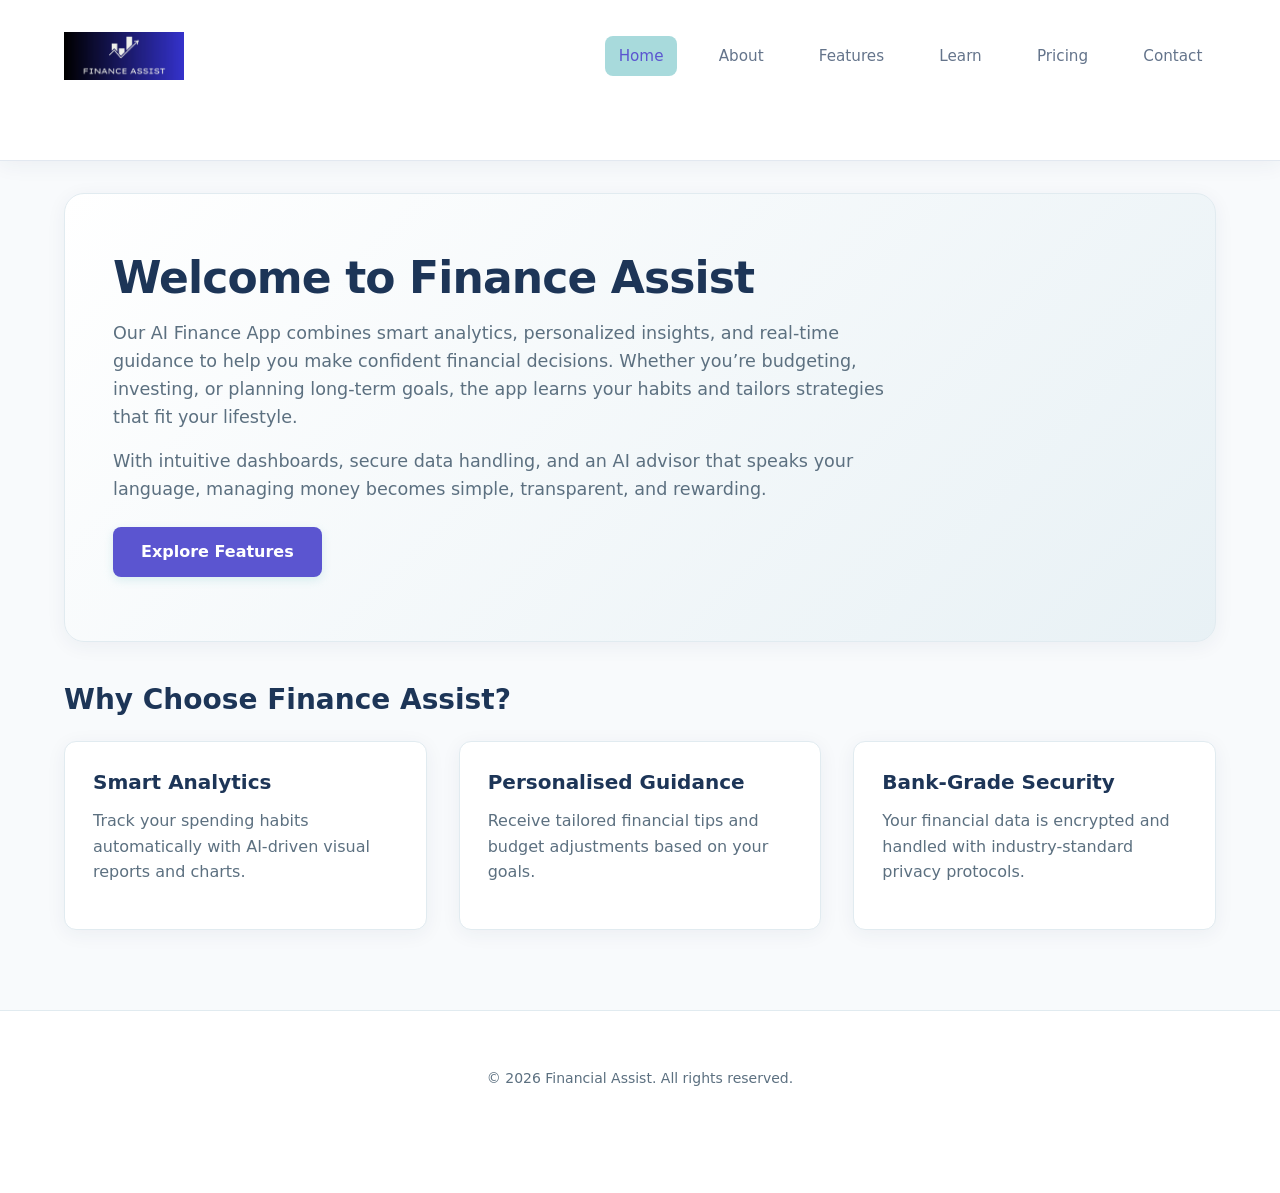
<file: index.html>
<!DOCTYPE html>
<html lang="en">
<head>
    <meta charset="UTF-8">
    <meta name="viewport" content="width=device-width, initial-scale=1.0">
    <title>Financial Assist - Home</title>    
    <link rel="stylesheet" href="css/style.css">
</head>
<body>

    <header>
        <div class="header-container container">
            <a href="index.html" class="logo-link">
                <img src="images/brand/Logo%20Hero%20Shot.png" alt="Finance Assist Logo" class="brand-logo">
            </a>
            <nav>
                <ul>
                    <li><a href="index.html" class="active">Home</a></li>
                    <li><a href="about.html">About</a></li>
                    <li><a href="features.html">Features</a></li>
                    <li><a href="learn.html">Learn</a></li>
                    <li><a href="pricing.html">Pricing</a></li>
                    <li><a href="contact.html">Contact</a></li>
                </ul>
            </nav>
        </div>
    </header>

    <main class="container">
        <!-- Hero Section -->
        <section class="hero">
            <h1>Welcome to Finance Assist</h1>
            <p>
                Our AI Finance App combines smart analytics, personalized insights, and real-time
                guidance to help you make confident financial decisions. Whether you’re budgeting,
                investing, or planning long-term goals, the app learns your habits and tailors strategies
                that fit your lifestyle.
            </p>
            <p>
                With intuitive dashboards, secure data handling, and an AI advisor that speaks your language,
                managing money becomes simple, transparent, and rewarding.
            </p>
            <a href="features.html" class="btn-primary">Explore Features</a>
        </section>

        <section class="features-preview">
            <h2>Why Choose Finance Assist?</h2>
            <div class="grid-container grid-3-col">
                <div class="card">
                    <h3>Smart Analytics</h3>
                    <p>Track your spending habits automatically with AI-driven visual reports and charts.</p>
                </div>
                <div class="card">
                    <h3>Personalised Guidance</h3>
                    <p>Receive tailored financial tips and budget adjustments based on your goals.</p>
                </div>
                <div class="card">
                    <h3>Bank-Grade Security</h3>
                    <p>Your financial data is encrypted and handled with industry-standard privacy protocols.</p>
                </div>
            </div>
        </section>
    </main>

    <footer>
        <div class="container">
            <p>&copy; 2026 Financial Assist. All rights reserved.</p>
        </div>
    </footer>
    <script src="interact.js"></script>
</body>
</html>
</file>
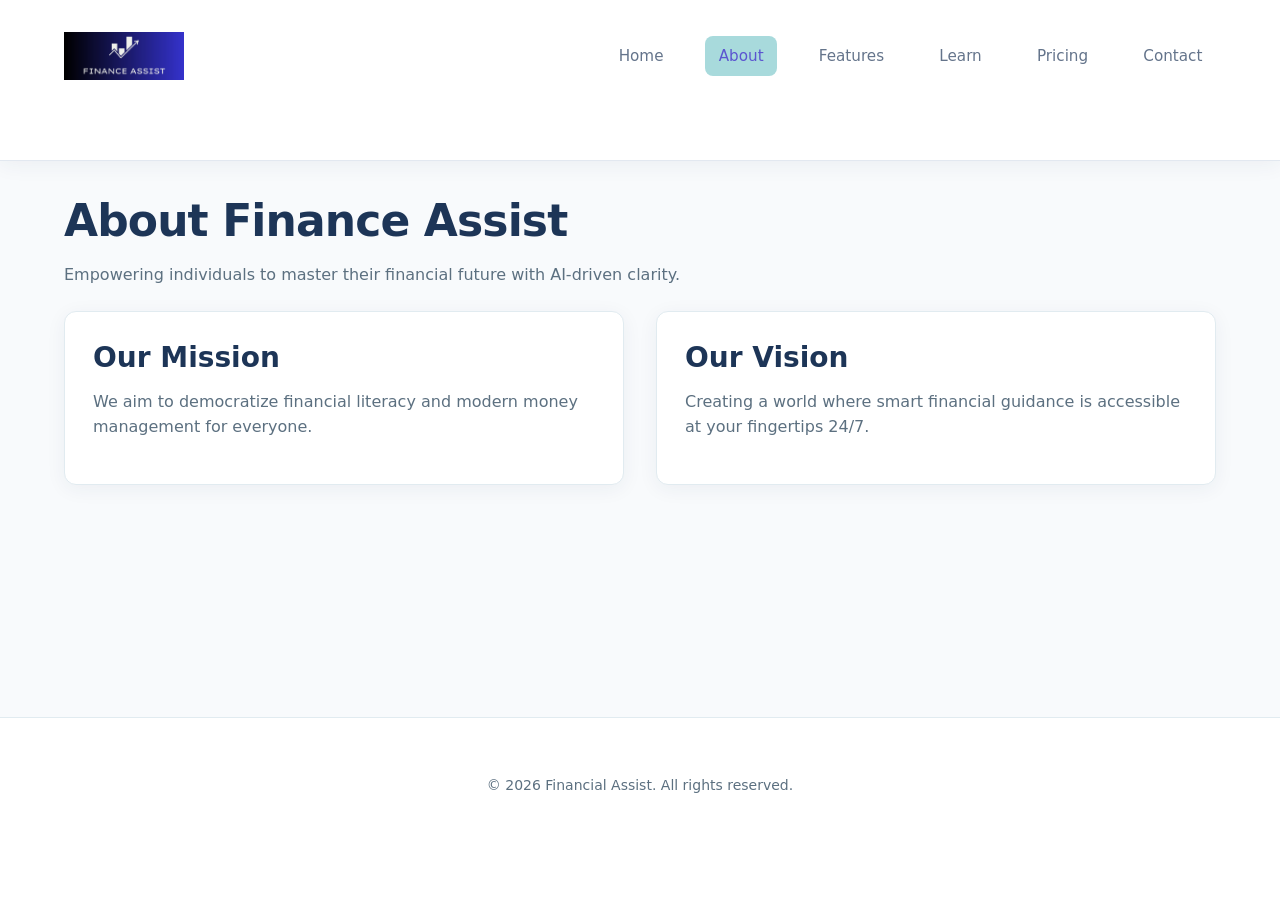
<file: about.html>
<!DOCTYPE html>
<html lang="en">
<head>
    <meta charset="UTF-8">
    <meta name="viewport" content="width=device-width, initial-scale=1.0">
    <title>Financial Assist - About Us</title>    
    <link rel="stylesheet" href="css/style.css">
</head>
<body>

    <header>
        <div class="header-container container">
            <a href="index.html" class="logo-link">
                <img src="images/brand/Logo%20Hero%20Shot.png" alt="Finance Assist Logo" class="brand-logo">
            </a>
            <nav>
                <ul>
                    <li><a href="index.html">Home</a></li>
                    <li><a href="about.html" class="active">About</a></li>
                    <li><a href="features.html">Features</a></li>
                    <li><a href="learn.html">Learn</a></li>
                    <li><a href="pricing.html">Pricing</a></li>
                    <li><a href="contact.html">Contact</a></li>
                </ul>
            </nav>
        </div>
    </header>

    <main class="container">
        <section class="page-header">
            <h1>About Finance Assist</h1>
            <p>Empowering individuals to master their financial future with AI-driven clarity.</p>
        </section>

        <section class="grid-container grid-2-col">
            <div class="card">
                <h2>Our Mission</h2>
                <p>We aim to democratize financial literacy and modern money management for everyone.</p>
            </div>
            <div class="card">
                <h2>Our Vision</h2>
                <p>Creating a world where smart financial guidance is accessible at your fingertips 24/7.</p>
            </div>
        </section>
    </main>

    <footer>
        <div class="container">
            <p>&copy; 2026 Financial Assist. All rights reserved.</p>
        </div>
    </footer>
    <script src="interact.js"></script>
</body>
</html>
</file>
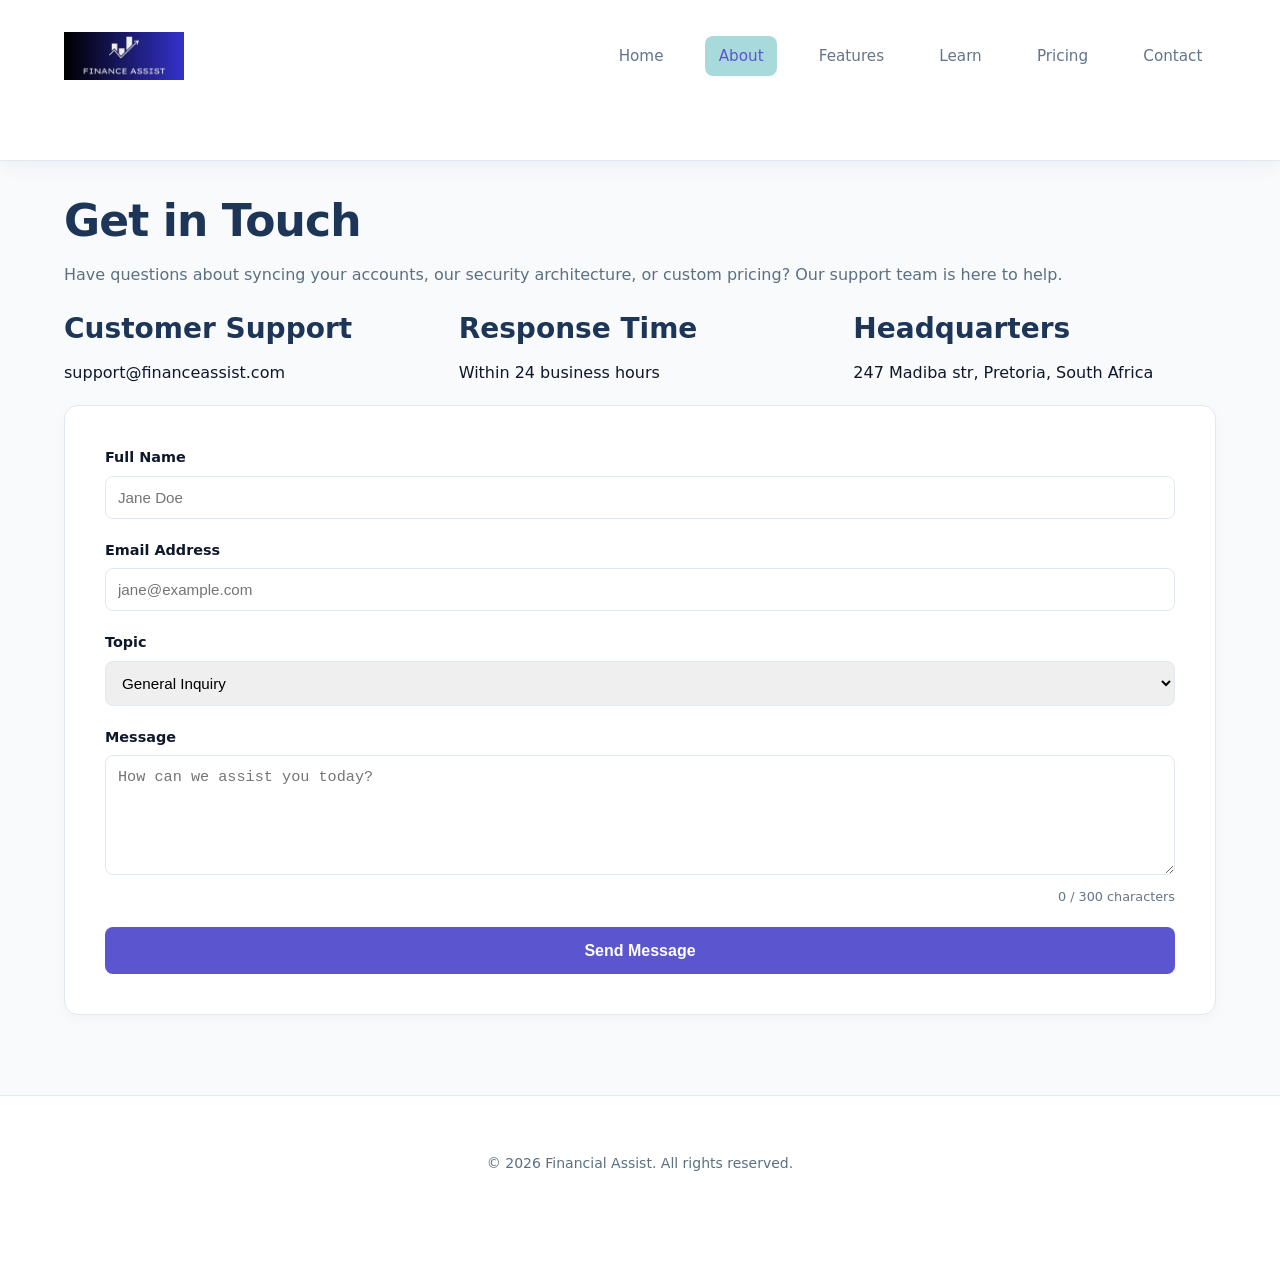
<file: contact.html>
<!DOCTYPE html>
<html lang="en">
<head>
    <meta charset="UTF-8">
    <meta name="viewport" content="width=device-width, initial-scale=1.0">
    <title>Financial Assist - Contact Us</title>    
    <link rel="stylesheet" href="css/style.css">
</head>
<body>

    <header>
        <div class="header-container container">
            <a href="index.html" class="logo-link">
                <img src="images/brand/Logo%20Hero%20Shot.png" alt="Finance Assist Logo" class="brand-logo">
            </a>
            <nav>
                <ul>
                    <li><a href="index.html">Home</a></li>
                    <li><a href="about.html" class="active">About</a></li>
                    <li><a href="features.html">Features</a></li>
                    <li><a href="learn.html">Learn</a></li>
                    <li><a href="pricing.html">Pricing</a></li>
                    <li><a href="contact.html">Contact</a></li>
                </ul>
            </nav>
        </div>
    </header>

    <main class="container">
        <section class="page-header">
            <h1>Get in Touch</h1>
            <p>Have questions about syncing your accounts, our security architecture, or custom pricing? Our support team is here to help.</p>
        </section>

        <section class="grid-container grid-3-col">
            <div class="info-item"> 
                <h2>Customer Support</h2> 
                <p>support@financeassist.com</p> 
            </div> 

            <div class="info-item"> 
                <h2>Response Time</h2> 
                <p>Within 24 business hours</p> 
            </div> 

            <div class="info-item"> 
                <h2>Headquarters</h2> 
                <p>247 Madiba str, Pretoria, South Africa</p> 
            </div>
        </section>

        <section class="form-card">
            <form action="#" method="POST">
            <div class="form-group">
                <label for="name">Full Name</label>
                <input type="text" id="name" name="name" placeholder="Jane Doe" required>
            </div>

            <div class="form-group">
                <label for="email">Email Address</label>
                <input type="email" id="email" name="email" placeholder="jane@example.com" required>
            </div>

            <div class="form-group">
                <label for="subject">Topic</label>
                <select id="subject" name="subject">
                    <option value="general">General Inquiry</option>
                    <option value="support">Technical / Account Support</option>
                    <option value="billing">Billing & Subscriptions</option>
                    <option value="feedback">Product Feedback</option>
                </select>
            </div>

            <div class="form-group">
                <label for="message">Message</label>
                <textarea id="message" name="message" placeholder="How can we assist you today?" required></textarea>
            </div>

                <button type="submit" class="submit-btn">Send Message</button>
            </form>

        </section>
    </main>

    <footer>
        <div class="container">
            <p>&copy; 2026 Financial Assist. All rights reserved.</p>
        </div>
    </footer>
    <script src="interact.js"></script>
</body>
</html>
</file>
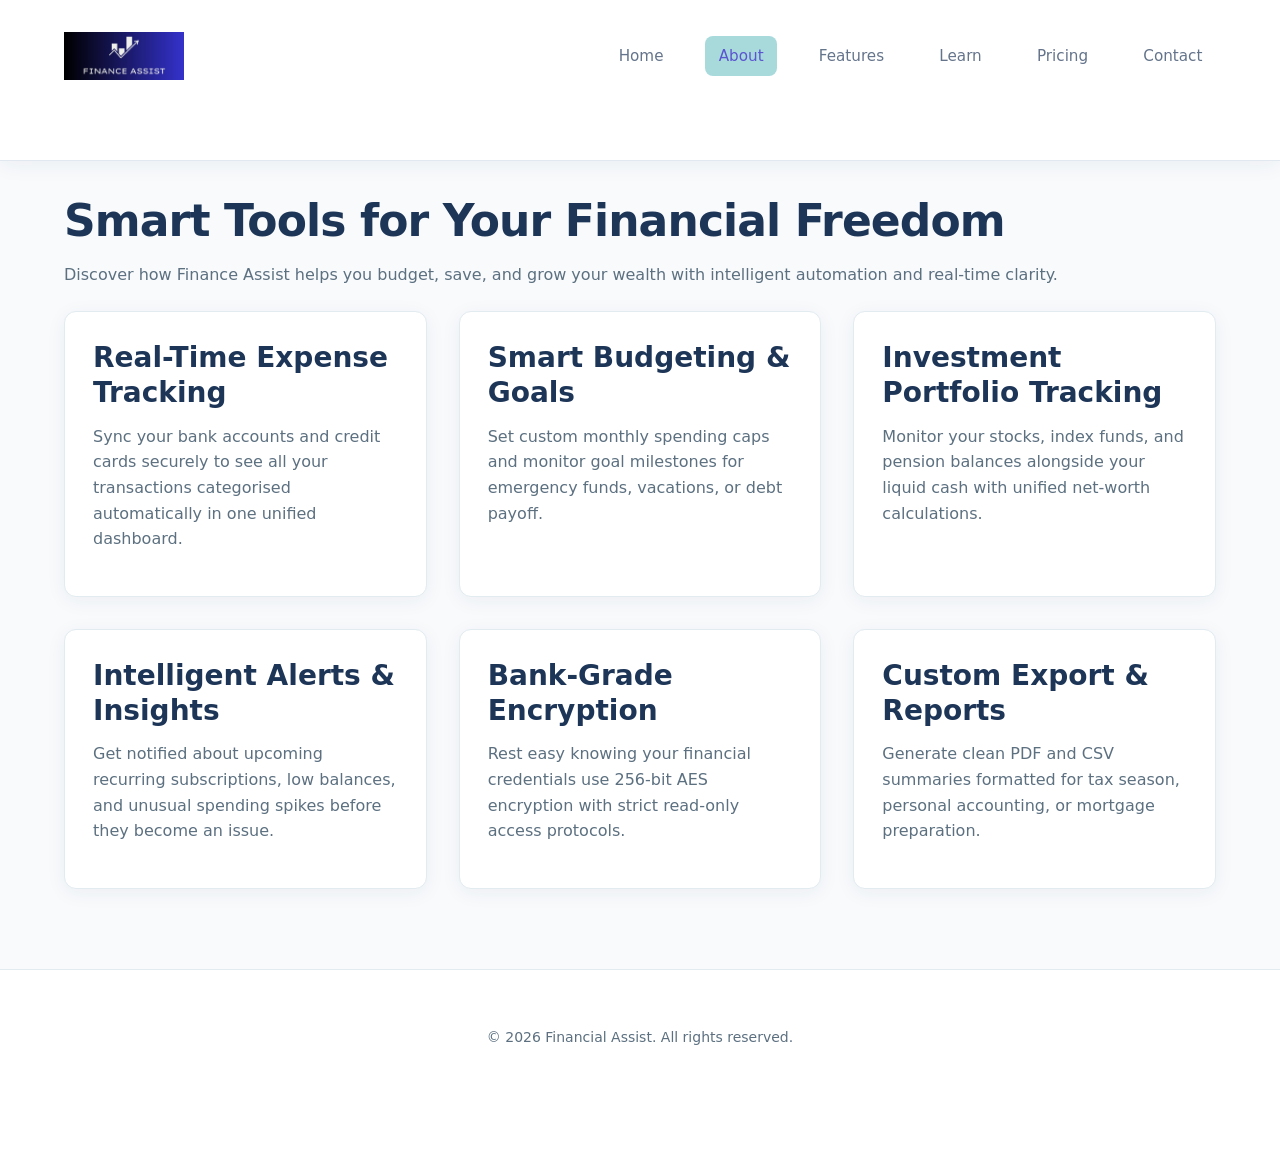
<file: features.html>
<!DOCTYPE html>
<html lang="en">
<head>
    <meta charset="UTF-8">
    <meta name="viewport" content="width=device-width, initial-scale=1.0">
    <title>Financial Assist - Features</title>    
    <link rel="stylesheet" href="css/style.css">
</head>
<body>

    <header>
        <div class="header-container container">
            <a href="index.html" class="logo-link">
                <img src="images/brand/Logo%20Hero%20Shot.png" alt="Finance Assist Logo" class="brand-logo">
            </a>
            <nav>
                <ul>
                    <li><a href="index.html">Home</a></li>
                    <li><a href="about.html" class="active">About</a></li>
                    <li><a href="features.html">Features</a></li>
                    <li><a href="learn.html">Learn</a></li>
                    <li><a href="pricing.html">Pricing</a></li>
                    <li><a href="contact.html">Contact</a></li>
                </ul>
            </nav>
        </div>
    </header>

    <main class="container">
        <section class="page-header">
            <h1>Smart Tools for Your Financial Freedom</h1>
            <p>Discover how Finance Assist helps you budget, save, and grow your wealth with intelligent automation and real-time clarity.</p>
        </section>

        <section class="grid-container grid-3-col">
            <div class="card">
                <h2>Real-Time Expense Tracking</h2>
                <p>Sync your bank accounts and credit cards securely to see all your transactions categorised automatically in one unified dashboard.</p>
            </div>
            <div class="card">
                <h2>Smart Budgeting & Goals</h2>
                <p>Set custom monthly spending caps and monitor goal milestones for emergency funds, vacations, or debt payoff.</p>
            </div>
            <div class ="card">
                <h2>Investment Portfolio Tracking</h2>
                <p>Monitor your stocks, index funds, and pension balances alongside your liquid cash with unified net-worth calculations.</p>
            </div>
            <div class ="card">
                <h2>Intelligent Alerts & Insights</h2>
                <p>Get notified about upcoming recurring subscriptions, low balances, and unusual spending spikes before they become an issue.</p>
            </div>
            <div class ="card">
                <h2>Bank-Grade Encryption</h2>
                <p>Rest easy knowing your financial credentials use 256-bit AES encryption with strict read-only access protocols.</p>
            </div>
            <div class ="card">
                <h2>Custom Export & Reports</h2>
                <p>Generate clean PDF and CSV summaries formatted for tax season, personal accounting, or mortgage preparation.</p>
            </div>
        </section>
    </main>

    <footer>
        <div class="container">
            <p>&copy; 2026 Financial Assist. All rights reserved.</p>
        </div>
    </footer>
    <script src="interact.js"></script>
</body>
</html>
</file>
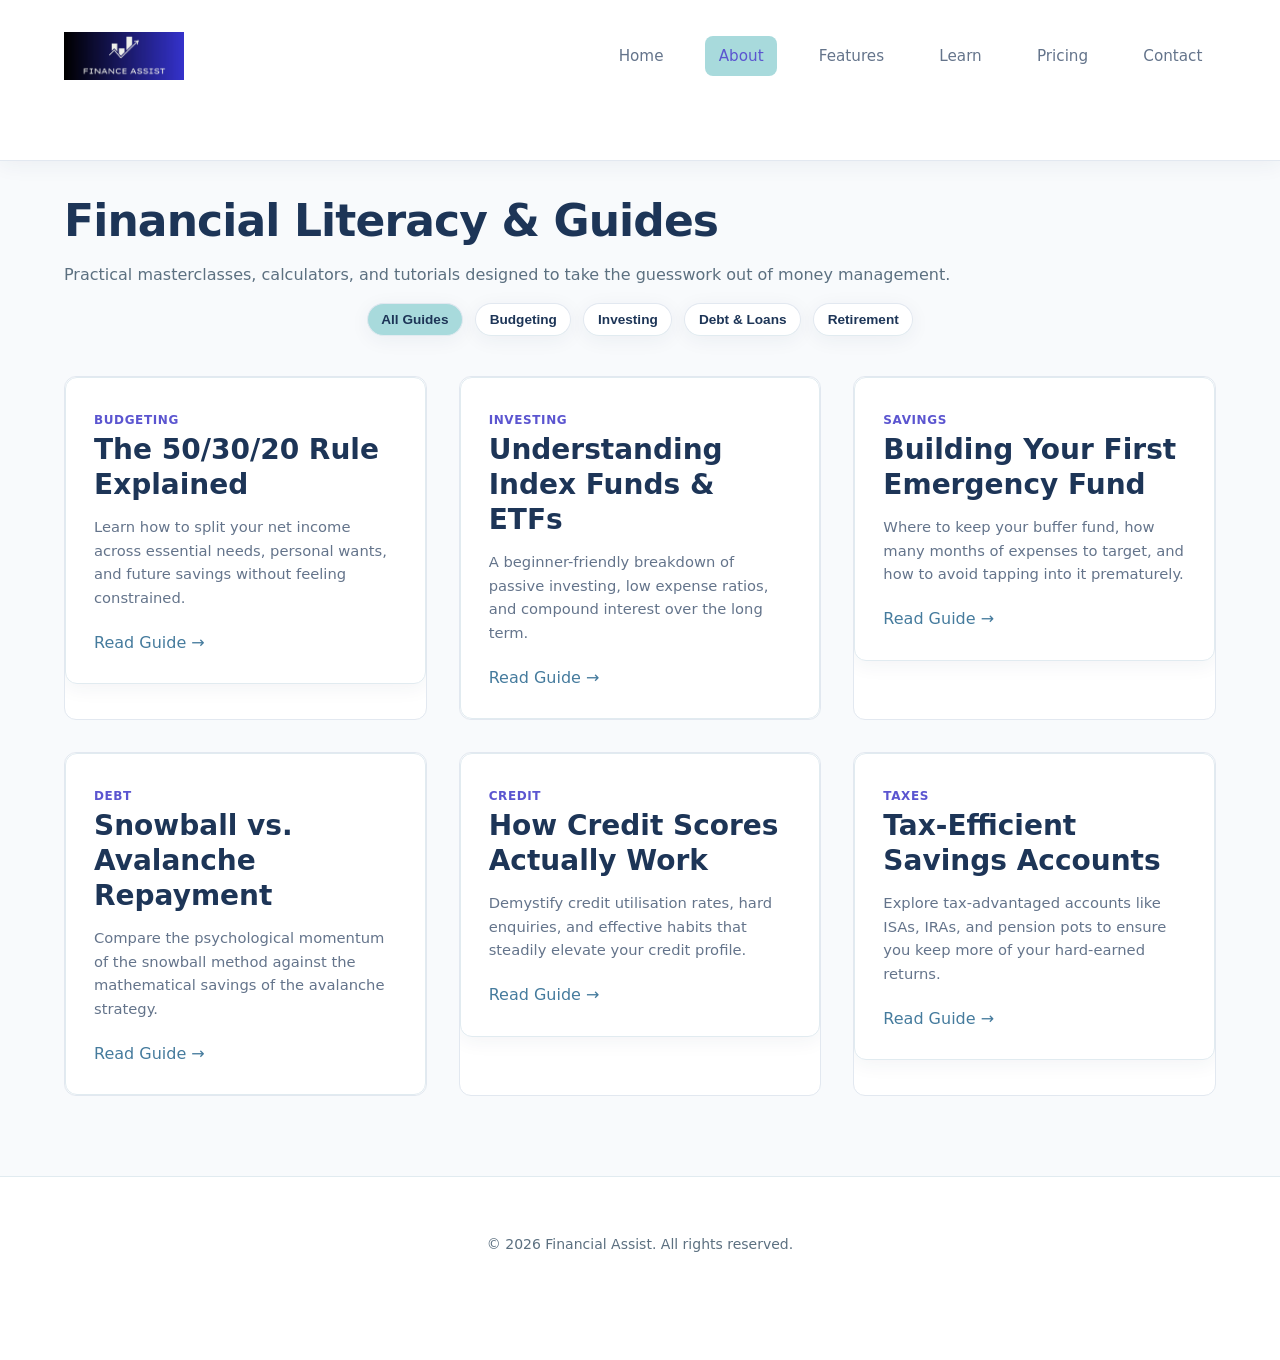
<file: learn.html>
<!DOCTYPE html>
<html lang="en">
<head>
    <meta charset="UTF-8">
    <meta name="viewport" content="width=device-width, initial-scale=1.0">
    <title>Financial Assist - Learn</title>    
    <link rel="stylesheet" href="css/style.css">
</head>
<body>

    <header>
        <div class="header-container container">
            <a href="index.html" class="logo-link">
                <img src="images/brand/Logo%20Hero%20Shot.png" alt="Finance Assist Logo" class="brand-logo">
            </a>
            <nav>
                <ul>
                    <li><a href="index.html">Home</a></li>
                    <li><a href="about.html" class="active">About</a></li>
                    <li><a href="features.html">Features</a></li>
                    <li><a href="learn.html">Learn</a></li>
                    <li><a href="pricing.html">Pricing</a></li>
                    <li><a href="contact.html">Contact</a></li>
                </ul>
            </nav>
        </div>
    </header>

    <main class="container">
        <section class="page-header">
            <h1>Financial Literacy & Guides</h1>
            <p>Practical masterclasses, calculators, and tutorials designed to take the guesswork out of money management.</p>
        </section>
        <section>
            <div class="categories">
                <button class="badge active">All Guides</button>
                <button class="badge">Budgeting</button>
                <button class="badge">Investing</button>
                <button class="badge">Debt & Loans</button>
                <button class="badge">Retirement</button>
            </div>
            <div class="article-grid">
                <article class="article-card">
                    <div class="card">
                        <span class="tag">Budgeting</span>
                        <h2>The 50/30/20 Rule Explained</h2>
                        <p>Learn how to split your net income across essential needs, personal wants, and future savings without feeling constrained.</p> 
                        <a href="#">Read Guide →</a>            
                    </div>
                </article>

                <article class="article-card"> 
                    <div class="card"> 
                        <span class="tag">Investing</span> 
                        <h2>Understanding Index Funds & ETFs</h2> 
                        <p>A beginner-friendly breakdown of passive investing, low expense ratios, and compound interest over the long term.</p> 
                        <a href="#">Read Guide →</a> 
                    </div> 
                </article>
                
                <article class="article-card"> 
                    <div class="card"> 
                        <span class="tag">Savings</span> 
                        <h2>Building Your First Emergency Fund</h2> 
                        <p>Where to keep your buffer fund, how many months of expenses to target, and how to avoid tapping into it prematurely.</p> 
                        <a href="#">Read Guide →</a> 
                    </div> 
                </article>

                <article class="article-card"> 
                    <div class="card"> 
                        <span class="tag">Debt</span> 
                        <h2>Snowball vs. Avalanche Repayment</h2> 
                        <p>Compare the psychological momentum of the snowball method against the mathematical savings of the avalanche strategy.</p> 
                        <a href="#">Read Guide →</a> 
                    </div> 
                </article>

                <article class="article-card"> 
                    <div class="card"> 
                        <span class="tag">Credit</span> 
                        <h2>How Credit Scores Actually Work</h2> 
                        <p>Demystify credit utilisation rates, hard enquiries, and effective habits that steadily elevate your credit profile.</p> 
                        <a href="#">Read Guide →</a> 
                    </div> 
                </article>

                <article class="article-card"> 
                    <div class="card"> 
                        <span class="tag">Taxes</span> 
                        <h2>Tax-Efficient Savings Accounts</h2>
                         <p>Explore tax-advantaged accounts like ISAs, IRAs, and pension pots to ensure you keep more of your hard-earned returns.</p> 
                         <a href="#">Read Guide →</a> 
                        </div> 
                    </article>
            </div>            
        </section>
    </main>

    <footer>
        <div class="container">
            <p>&copy; 2026 Financial Assist. All rights reserved.</p>
        </div>
    </footer>
    <script src="interact.js"></script>
</body>
</html>
</file>
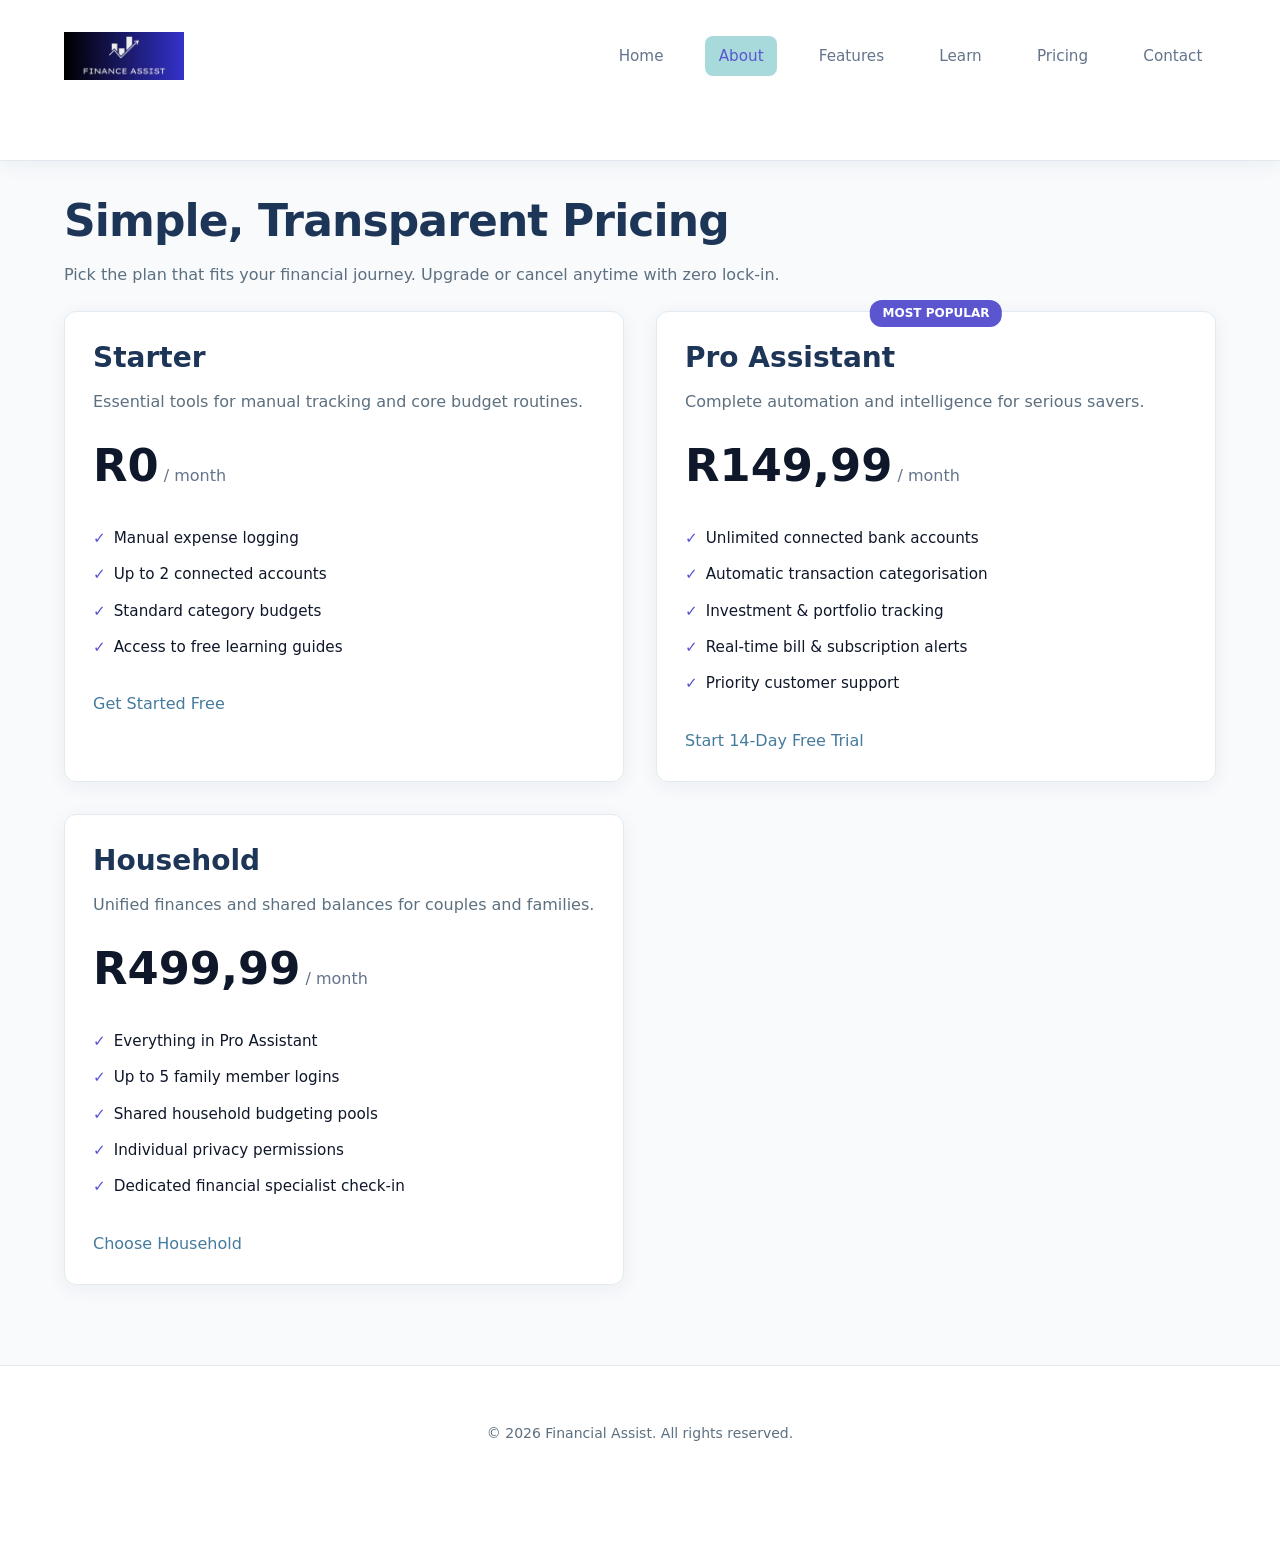
<file: pricing.html>
<!DOCTYPE html>
<html lang="en">
<head>
    <meta charset="UTF-8">
    <meta name="viewport" content="width=device-width, initial-scale=1.0">
    <title>Financial Assist - Pricing</title>    
    <link rel="stylesheet" href="css/style.css">
</head>
<body>

    <header>
        <div class="header-container container">
            <a href="index.html" class="logo-link">
                <img src="images/brand/Logo%20Hero%20Shot.png" alt="Finance Assist Logo" class="brand-logo">
            </a>
            <nav>
                <ul>
                    <li><a href="index.html">Home</a></li>
                    <li><a href="about.html" class="active">About</a></li>
                    <li><a href="features.html">Features</a></li>
                    <li><a href="learn.html">Learn</a></li>
                    <li><a href="pricing.html">Pricing</a></li>
                    <li><a href="contact.html">Contact</a></li>
                </ul>
            </nav>
        </div>
    </header>

    <main class="container">
        <section class="page-header">
            <h1>Simple, Transparent Pricing</h1>
            <p>Pick the plan that fits your financial journey. Upgrade or cancel anytime with zero lock-in.</p>
        </section>

        <section class="grid-container grid-2-col">
            
            <div class="card">
                <h2>Starter</h2>
                <p>Essential tools for manual tracking and core budget routines.</p>
                <div class="price">R0<span> / month</span></div>
                <ul class="feature-list"> 
                    <li>Manual expense logging</li> 
                    <li>Up to 2 connected accounts</li> 
                    <li>Standard category budgets</li> 
                    <li>Access to free learning guides</li> 
                </ul> <a href="#">Get Started Free</a>
            </div>

            <div class="card"> 
                <div class="badge-pop">Most Popular</div> 
                <h2>Pro Assistant</h2> 
                <p>Complete automation and intelligence for serious savers.</p> 
                <div class="price">R149,99<span> / month</span></div> 
                <ul class="feature-list"> 
                    <li>Unlimited connected bank accounts</li> 
                    <li>Automatic transaction categorisation</li> 
                    <li>Investment & portfolio tracking</li> 
                    <li>Real-time bill & subscription alerts</li> 
                    <li>Priority customer support</li> 
                </ul> <a href="#">Start 14-Day Free Trial</a> 
            </div> 

            <div class="card"> 
                <h2>Household</h2> 
                <p>Unified finances and shared balances for couples and families.</p> 
                <div class="price">R499,99<span> / month</span></div> 
                <ul class="feature-list"> <li>Everything in Pro Assistant</li> 
                    <li>Up to 5 family member logins</li> 
                    <li>Shared household budgeting pools</li> 
                    <li>Individual privacy permissions</li> 
                    <li>Dedicated financial specialist check-in</li> 
                </ul> <a href="#">Choose Household</a> 
            </div>

        </section>
    </main>

    <footer>
        <div class="container">
            <p>&copy; 2026 Financial Assist. All rights reserved.</p>
        </div>
    </footer>
    <script src="interact.js"></script>
</body>
</html>
</file>
<file: css/style.css>
/* --------------------------------------------------------------------------
   1. BASE STYLES &amp; CSS RESET
   -------------------------------------------------------------------------- */
*, *::before, *::after {
    box-sizing: border-box;
    margin: 0;
    padding: 0;
}

:root {
    /* Color Palette - Pastel Blue Theme */
    --bg-main: #f0f6fa;           /* Soft pastel blue-gray background */
    --surface-white: #ffffff;      /* Clean card surface */
    --primary-pastel: #a8dadc;     /* Core pastel blue */
    --primary-hover: #81c3c7;      /* Hover state pastel blue */
    --accent-blue: #457b9d;       /* Muted blue for links and accents */
    --text-dark: #1d3557;         /* Deep navy slate for high contrast text */
    --text-muted: #5c7080;        /* Secondary muted body text */
    --border-subtle: #e1ebf0;     /* Light blue-gray border line */
    --shadow-soft: 0 4px 20px rgba(29, 53, 87, 0.06);
    --shadow-hover: 0 8px 25px rgba(29, 53, 87, 0.12);
    --radius-sm: 8px;
    --radius-md: 12px;
    --radius-lg: 20px;
}

body {
    font-family: system-ui, -apple-system, 'Segoe UI', Roboto, Helvetica, Arial, sans-serif;
    font-size: 1rem;
    line-height: 1.65;
    color: var(--text-dark);
    background-color: var(--bg-main);
    display: flex;
    flex-direction: column;
    min-height: 100vh;
}

/* --------------------------------------------------------------------------
   2. TYPOGRAPHY STYLES
   -------------------------------------------------------------------------- */
h1, h2, h3, h4 {
    color: var(--text-dark);
    font-weight: 700;
    line-height: 1.25;
    margin-bottom: 0.85rem;
}

h1 {
    font-size: 2.25rem;
    letter-spacing: -0.02em;
}

h2 {
    font-size: 1.75rem;
}

h3 {
    font-size: 1.25rem;
}

p {
    color: var(--text-muted);
    margin-bottom: 1rem;
}

a {
    color: var(--accent-blue);
    text-decoration: none;
    transition: color 0.2s ease;
}

a:hover {
    color: var(--text-dark);
}

/* --------------------------------------------------------------------------
   3. LAYOUT STRUCTURE &amp; CONTAINERS
   -------------------------------------------------------------------------- */
.container {
    width: 100%;
    max-width: 1140px;
    margin: 0 auto;
    padding: 0 1.5rem;
}

/* Sticky Header &amp; Shared Navigation */
header {
    background-color: var(--surface-white);
    border-bottom: 1px solid var(--border-subtle);
    box-shadow: var(--shadow-soft);
    position: sticky;
    top: 0;
    z-index: 100;
}

.header-container {
    display: flex;
    flex-direction: column; /* Mobile first stack */
    align-items: center;
    padding: 1rem 1.5rem;
    gap: 1rem;
}

.logo-link {
    display: inline-block;
}

.brand-logo {
    height: 48px;
    width: auto;
    object-fit: contain;
    display: block;
}

/* Navigation List */
nav ul {
    list-style: none;
    display: flex;
    flex-wrap: wrap;
    justify-content: center;
    gap: 0.35rem;
}

nav a {
    display: inline-block;
    padding: 0.5rem 0.85rem;
    color: var(--text-dark);
    font-weight: 600;
    font-size: 0.95rem;
    border-radius: var(--radius-sm);
    transition: all 0.2s ease;
}

nav a:hover {
    background-color: var(--bg-main);
    color: var(--accent-blue);
}

/* Active Page Highlight */
nav a.active {
    background-color: var(--primary-pastel);
    color: var(--text-dark);
}

/* Main Content Area */
main {
    flex: 1;
    padding: 2.5rem 0;
}

/* Hero Banner Styling */
.hero {
    background: linear-gradient(135deg, #ffffff 0%, #e8f1f5 100%);
    border-radius: var(--radius-lg);
    padding: 2.5rem 1.5rem;
    border: 1px solid var(--border-subtle);
    box-shadow: var(--shadow-soft);
    margin-bottom: 2.5rem;
    text-align: center;
}

.hero p {
    font-size: 1.1rem;
    max-width: 780px;
    margin-left: auto;
    margin-right: auto;
}

/* Pastel Call To Action Button */
.btn-primary {
    display: inline-block;
    background-color: var(--primary-pastel);
    color: var(--text-dark);
    font-weight: 600;
    padding: 0.75rem 1.75rem;
    border-radius: var(--radius-sm);
    box-shadow: 0 3px 10px rgba(168, 218, 220, 0.4);
    margin-top: 0.5rem;
    transition: all 0.25s ease;
}

.btn-primary:hover {
    background-color: var(--primary-hover);
    transform: translateY(-2px);
    box-shadow: 0 5px 15px rgba(168, 218, 220, 0.6);
}

/* --------------------------------------------------------------------------
   4. VISUAL STYLES &amp; CARD GRID
   -------------------------------------------------------------------------- */
.grid-container {
    display: grid;
    grid-template-columns: 1fr; /* Default single column for small screens */
    gap: 1.5rem;
    margin-top: 1.5rem;
}

.card {
    background-color: var(--surface-white);
    border: 1px solid var(--border-subtle);
    border-radius: var(--radius-md);
    padding: 1.75rem;
    box-shadow: var(--shadow-soft);
    transition: transform 0.2s ease, box-shadow 0.2s ease;
}

.card:hover {
    transform: translateY(-3px);
    box-shadow: var(--shadow-hover);
}

/* Footer Styling */
footer {
    background-color: var(--surface-white);
    border-top: 1px solid var(--border-subtle);
    padding: 1.5rem 0;
    text-align: center;
    font-size: 0.875rem;
    color: var(--text-muted);
}

.container { 
    max-width: 1200px; 
    margin: 2rem auto 5rem; 
    padding: 0 1.5rem; 
}

.categories { 
    display: flex; 
    gap: 0.75rem; 
    justify-content: center; 
    margin-bottom: 2.5rem; 
    flex-wrap: wrap; 
} 

.badge { 
    background: var(--surface-white); 
    border: 1px solid var(--border); 
    padding: 0.5rem 0.85rem; 
    border-radius: 20px; 
    font-size: 0.85rem; 
    font-weight: 600; 
    cursor: pointer; 
    color: var(--text-dark);
    border-bottom: 1px solid var(--border-subtle);
    box-shadow: var(--shadow-soft);
    top: 0; 
} 

.badge.active { 
    background-color: var(--primary-pastel);
    color: var(--text-dark);
}

.badge.hover {
    background-color: var(--bg-main);
    color: var(--accent-blue);
}

.article-grid { 
    display: grid; 
    grid-template-columns: repeat(auto-fit, minmax(320px, 1fr)); 
    gap: 2rem; 
} 

.article-card { 
    background: var(--white); 
    border: 1px solid var(--border); 
    border-radius: 12px; 
    overflow: hidden; display: flex; 
    flex-direction: column; 
} 

.card-content { 
    padding: 1.5rem; 
    flex: 1; display: flex; 
    flex-direction: column; 
} 

.tag { 
    font-size: 0.75rem; 
    text-transform: uppercase; 
    letter-spacing: 0.05em; 
    font-weight: 700; 
    color: var(--primary); 
    margin-bottom: 0.5rem; 
} 

.article-card h3 { 
    font-size: 1.2rem; 
    margin-bottom: 0.75rem;
}

 .article-card p { 
    color: var(--gray); 
    font-size: 0.92rem; 
    margin-bottom: 1.25rem; 
    flex: 1; 
} 

.read-more { 
    font-weight: 600; 
    color: var(--primary); 
    text-decoration: none; 
    font-size: 0.9rem; 
}

 .read-more:hover { 
    text-decoration: underline; 
}

.badge-pop { 
    position: absolute; 
    top: -12px; 
    left: 50%; 
    transform: translateX(-50%); 
    background: var(--primary); 
    color: var(--white); 
    font-size: 0.75rem; 
    font-weight: 700; 
    text-transform: uppercase; 
    padding: 0.25rem 0.8rem; 
    border-radius: 12px; 
}

.plan-name { 
    font-size: 1.3rem; 
    margin-bottom: 0.5rem; 
} 

.plan-desc { 
    color: var(--gray); 
    font-size: 0.9rem; 
    margin-bottom: 1.5rem; 
} 

.price { 
    font-size: 2.8rem; 
    font-weight: 800; 
    margin-bottom: 1.5rem; 
} 

.price span { 
    font-size: 1rem; 
    color: var(--gray); 
    font-weight: 400; 
}
.feature-list { 
    list-style: none; 
    margin-bottom: 2rem; 
    flex: 1; 
} 
.feature-list li {
     margin-bottom: 0.75rem; 
     font-size: 0.95rem; 
     color: var(--dark);
     display: flex; 
     align-items: center; 
     gap: 0.5rem; 
} 
.feature-list li::before { 
    content: "✓"; 
    color: var(--primary);
     font-weight: bold; 
} 
.btn { 
    display: block; 
    text-align: center; 
    padding: 0.85rem; 
    border-radius: 8px; 
    text-decoration: none; 
    font-weight: 600; 
    font-size: 0.95rem; 
} 
.btn-outline { 
    border: 1px solid var(--border); 
    color: var(--dark); 
} 
.btn-outline:hover { 
    background: var(--light); 
} 
.btn-primary { 
    background: var(--primary); 
    color: var(--white); 
    border: none; 
} 
.btn-primary:hover { 
    background: var(--primary-dark); 
} 

:root { --primary: #5b55d0; 
    --primary-dark: #5b55d0; 
    --dark: #0f172a; 
    --gray: #64748b; 
    --light: #f8fafc; 
    --white: #ffffff; 
    --border: #e2e8f0; 
}
 \* { 
    box-sizing: border-box; 
    margin: 0; 
    padding: 0; 
    font-family: -apple-system, BlinkMacSystemFont, "Segoe UI", Roboto, sans-serif; 
} 
body { 
    background: var(--light); 
    color: var(--dark); 
    line-height: 1.6; 
}
 header { 
    background: var(--white); 
    border-bottom: 1px solid var(--border); 
    position: sticky; top: 0; z-index: 100; 
}
.nav-container { 
    max-width: 1200px; 
    margin: auto; 
    display: flex; 
    justify-content: space-between; 
    align-items: center; 
    padding: 1rem 1.5rem; 
} 
.logo { 
    font-size: 1.3rem; 
    font-weight: 700; 
    color: var(--dark); 
    text-decoration: none; 
} 
.logo span { 
    color: var(--primary); 
} 
nav a { 
    margin-left: 1.25rem; 
    text-decoration: none; 
    color: var(--gray); 
    font-weight: 500; 
    font-size: 0.95rem; 
} 
nav a:hover, nav a.active { 
    color: var(--primary); 
} 
.contact-container { 
    max-width: 1000px; 
    margin: 4rem auto 6rem; 
    padding: 0 1.5rem; display: grid; 
    grid-template-columns: 1fr 1.3fr; 
    gap: 3.5rem; 
} 
@media (max-width: 768px) { 
    .contact-container { 
        grid-template-columns: 1fr; 
        gap: 2.5rem; } 
    } 
    .contact-info h1 { 
        font-size: 2.4rem; 
        margin-bottom: 1rem; 
    } 
    .contact-info p { 
        color: var(--gray); 
        margin-bottom: 2rem; 
        font-size: 1.05rem; 
    } 
    .info-item { 
        margin-bottom: 1.25rem; 
    } 
    .info-item h4 { 
        font-size: 0.9rem; 
        text-transform: uppercase; 
        color: var(--gray); 
        margin-bottom: 0.25rem; 
    } 
    .info-item p { 
        color: var(--dark); 
        font-weight: 500; 
        margin: 0; font-size: 1rem; 
    } 
    .form-card { 
        background: var(--white); 
        border: 1px solid var(--border); 
        border-radius: 14px; 
        padding: 2.5rem; 
        box-shadow: 0 4px 12px rgba(0,0,0,0.03); 
    } 
    .form-group { 
        margin-bottom: 1.25rem; 
    } 
    label { 
        display: block; 
        font-weight: 600; 
        font-size: 0.9rem; 
        margin-bottom: 0.4rem; 
    } 
    input, select, textarea { 
        width: 100%; 
        padding: 0.75rem; 
        border: 1px solid var(--border); 
        border-radius: 8px; 
        font-size: 0.95rem; 
        outline: none; 
    } 
    input:focus, select:focus, textarea:focus { 
        border-color: var(--primary); 
    } 
    textarea { 
        resize: vertical; 
        min-height: 120px; 
    } 
    button.submit-btn { 
        width: 100%; 
        background: var(--primary); 
        color: var(--white); 
        border: none; 
        padding: 0.9rem; 
        border-radius: 8px; 
        font-weight: 600; 
        font-size: 1rem; 
        cursor: pointer; 
        transition: background 0.2s; 
    } 
    button.submit-btn:hover { 
        background: var(--primary-dark); 
    }

/* --------------------------------------------------------------------------
   5. RESPONSIVE BREAKPOINTS &amp; MULTI-COLUMN LAYOUTS
   -------------------------------------------------------------------------- */

/* Breakpoint 1: Tablets &amp; Laptops (≥ 768px) */
@media (min-width: 768px) {
    .header-container {
        flex-direction: row;
        justify-content: space-between;
    }

    nav ul {
        gap: 0.5rem;
    }

    .hero {
        text-align: left;
        padding: 3.5rem 3rem;
    }

    .hero p {
        margin-left: 0;
    }

    /* Multi-Column Layouts */
    .grid-2-col {
        grid-template-columns: repeat(2, 1fr);
    }

    .grid-3-col {
        grid-template-columns: repeat(3, 1fr);
    }
}

/* Breakpoint 2: Large Desktop Screens (≥ 1024px) */
@media (min-width: 1024px) {
    h1 {
        font-size: 2.75rem;
    }

    .grid-container {
        gap: 2rem;
    }
}
</file>
